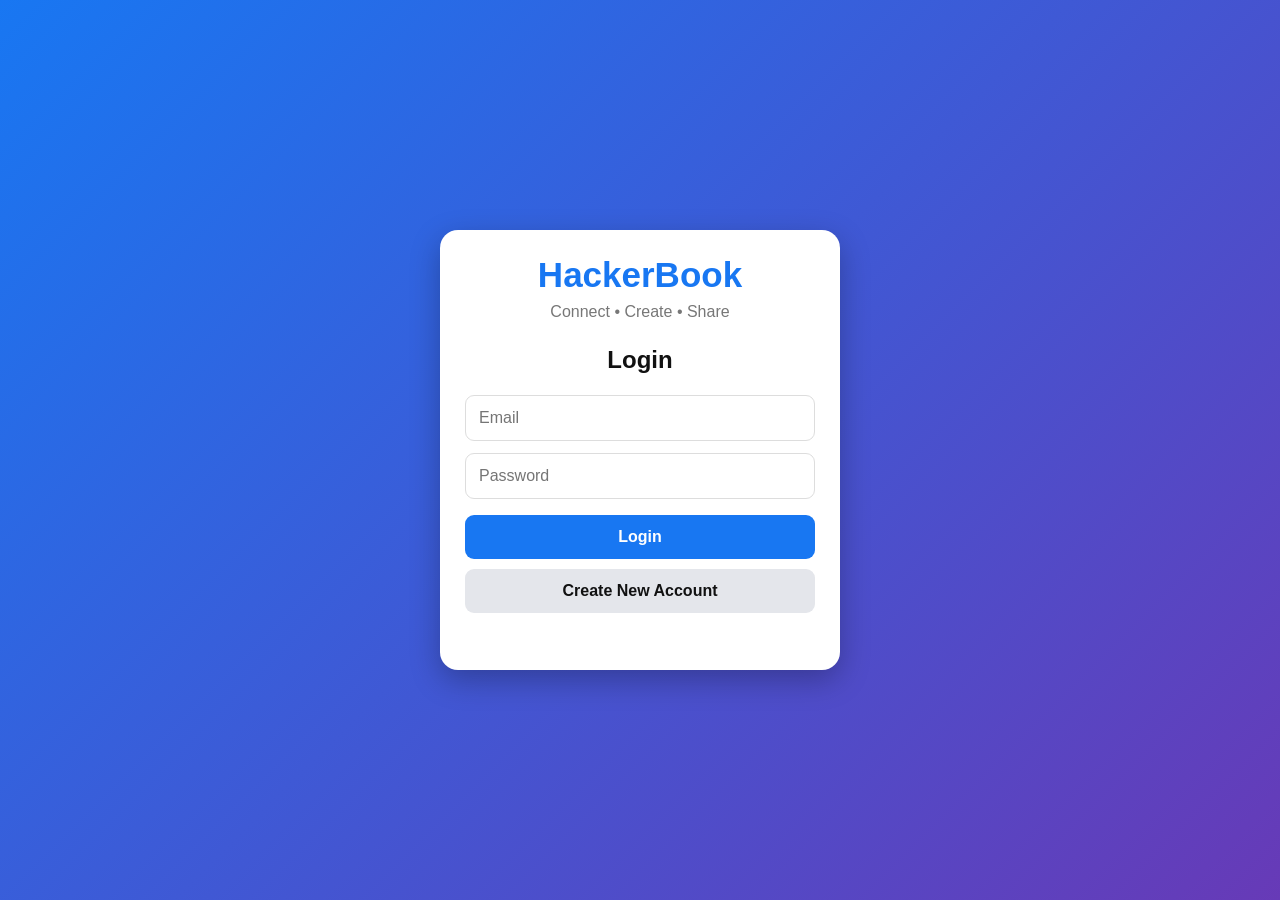
<file: index.html>
<!DOCTYPE html>
<html lang="en">
<head>
<meta charset="UTF-8">
<meta name="viewport" content="width=device-width, initial-scale=1.0">
<title>HackerBook</title>

<style>
*{
    box-sizing:border-box;
    margin:0;
    padding:0;
}

body{
    font-family:Arial,sans-serif;
    background:#f0f2f5;
    color:#111;
}

button,
input,
textarea{
    font:inherit;
}

button{
    cursor:pointer;
}

.hidden{
    display:none !important;
}

/* AUTH */

#auth{
    min-height:100vh;
    display:flex;
    justify-content:center;
    align-items:center;
    padding:20px;
    background:linear-gradient(135deg,#1877f2,#673ab7);
}

.auth-box{
    width:100%;
    max-width:400px;
    background:white;
    padding:25px;
    border-radius:18px;
    box-shadow:0 10px 30px #0004;
}

.logo{
    text-align:center;
    color:#1877f2;
    font-size:35px;
    font-weight:bold;
    margin-bottom:8px;
}

.subtitle{
    text-align:center;
    color:#777;
    margin-bottom:25px;
}

.auth-box h2{
    text-align:center;
    margin-bottom:15px;
}

.input{
    width:100%;
    padding:13px;
    margin:6px 0;
    border:1px solid #ddd;
    border-radius:9px;
    outline:none;
}

.input:focus{
    border-color:#1877f2;
}

.btn{
    width:100%;
    padding:13px;
    margin-top:10px;
    border:0;
    border-radius:9px;
    font-weight:bold;
}

.blue{
    background:#1877f2;
    color:white;
}

.gray{
    background:#e4e6eb;
    color:#111;
}

.red{
    background:#e53935;
    color:white;
}

.green{
    background:#2e7d32;
    color:white;
}

.msg{
    text-align:center;
    min-height:22px;
    margin-top:10px;
    font-size:14px;
}

/* APP */

#app{
    min-height:100vh;
}

.header{
    height:60px;
    background:white;
    border-bottom:1px solid #ddd;
    display:flex;
    align-items:center;
    justify-content:space-between;
    padding:0 15px;
    position:sticky;
    top:0;
    z-index:10;
}

.brand{
    color:#1877f2;
    font-size:24px;
    font-weight:bold;
}

.main{
    max-width:850px;
    margin:auto;
    padding:15px 15px 80px;
}

.page{
    display:none;
}

.page.active{
    display:block;
}

.card{
    background:white;
    border-radius:13px;
    padding:16px;
    margin-bottom:15px;
    box-shadow:0 1px 3px #0002;
}

.card h2{
    margin-bottom:15px;
}

textarea{
    width:100%;
    min-height:100px;
    padding:12px;
    border:1px solid #ddd;
    border-radius:10px;
    resize:none;
}

.post{
    padding:15px 0;
    border-bottom:1px solid #eee;
}

.post:last-child{
    border-bottom:0;
}

.post-head{
    display:flex;
    align-items:center;
    gap:10px;
    margin-bottom:10px;
}

.avatar{
    width:42px;
    height:42px;
    border-radius:50%;
    background:#1877f2;
    color:white;
    display:flex;
    align-items:center;
    justify-content:center;
    font-weight:bold;
}

.username{
    font-weight:bold;
}

.time{
    color:#777;
    font-size:12px;
}

.post-text{
    line-height:1.5;
    white-space:pre-wrap;
}

.post-buttons{
    display:flex;
    gap:8px;
    margin-top:12px;
}

.small{
    padding:9px 13px;
    border:0;
    border-radius:8px;
    background:#e4e6eb;
    font-weight:bold;
}

.person{
    display:flex;
    justify-content:space-between;
    align-items:center;
    gap:10px;
    padding:12px 0;
    border-bottom:1px solid #eee;
}

.person-left{
    display:flex;
    align-items:center;
    gap:10px;
}

.person-buttons{
    display:flex;
    gap:5px;
}

.empty{
    text-align:center;
    color:#777;
    padding:30px 10px;
}

/* CHAT */

.chat-users{
    display:flex;
    gap:7px;
    overflow-x:auto;
    padding-bottom:10px;
}

.chat-user{
    padding:9px 12px;
    border:0;
    border-radius:8px;
    background:#e4e6eb;
    white-space:nowrap;
}

.chat-user.active{
    background:#1877f2;
    color:white;
}

.messages{
    min-height:300px;
    padding:15px 0;
}

.message{
    max-width:75%;
    padding:10px;
    margin:7px 0;
    border-radius:12px;
}

.message.me{
    margin-left:auto;
    background:#1877f2;
    color:white;
}

.message.other{
    background:#e4e6eb;
}

.chat-row{
    display:flex;
    gap:7px;
}

.chat-row input{
    flex:1;
    padding:11px;
    border:1px solid #ddd;
    border-radius:8px;
}

/* PROFILE */

.profile{
    text-align:center;
}

.profile-avatar{
    width:90px;
    height:90px;
    border-radius:50%;
    margin:auto;
    background:#1877f2;
    color:white;
    display:flex;
    align-items:center;
    justify-content:center;
    font-size:35px;
    font-weight:bold;
}

.stats{
    display:flex;
    justify-content:space-around;
    margin-top:20px;
}

.stat{
    text-align:center;
}

.stat b{
    display:block;
    font-size:20px;
}

.stat span{
    color:#777;
    font-size:12px;
}

/* NAV */

.nav{
    position:fixed;
    bottom:0;
    left:0;
    right:0;
    height:62px;
    background:white;
    border-top:1px solid #ddd;
    display:flex;
    justify-content:space-around;
    align-items:center;
    z-index:20;
    overflow-x:auto;
}

.nav button{
    min-width:65px;
    border:0;
    background:none;
    color:#666;
    font-size:11px;
}

.nav button b{
    display:block;
    font-size:20px;
}

.nav button.active{
    color:#1877f2;
}

/* ADMIN */

.admin-item{
    padding:12px 0;
    border-bottom:1px solid #eee;
    display:flex;
    justify-content:space-between;
    gap:10px;
}

@media(max-width:600px){

    .main{
        padding:10px 10px 75px;
    }

    .person{
        align-items:flex-start;
    }

    .person-buttons{
        flex-direction:column;
    }

}
</style>
</head>

<body>

<!-- ================= AUTH ================= -->

<div id="auth">

    <div class="auth-box">

        <div class="logo">HackerBook</div>

        <div class="subtitle">
            Connect • Create • Share
        </div>

        <!-- LOGIN -->

        <div id="loginBox">

            <h2>Login</h2>

            <input
                id="loginEmail"
                class="input"
                type="email"
                placeholder="Email"
            >

            <input
                id="loginPassword"
                class="input"
                type="password"
                placeholder="Password"
            >

            <button
                id="loginBtn"
                type="button"
                class="btn blue"
            >
                Login
            </button>

            <button
                id="signupPageBtn"
                type="button"
                class="btn gray"
            >
                Create New Account
            </button>

            <div id="loginMsg" class="msg"></div>

        </div>


        <!-- SIGNUP -->

        <div id="signupBox" class="hidden">

            <h2>Create Account</h2>

            <input
                id="signupUsername"
                class="input"
                type="text"
                placeholder="Username"
            >

            <input
                id="signupEmail"
                class="input"
                type="email"
                placeholder="Email"
            >

            <input
                id="signupPassword"
                class="input"
                type="password"
                placeholder="Password"
            >

            <input
                id="signupConfirm"
                class="input"
                type="password"
                placeholder="Confirm Password"
            >

            <button
                id="signupBtn"
                type="button"
                class="btn blue"
            >
                Create Account
            </button>

            <button
                id="loginPageBtn"
                type="button"
                class="btn gray"
            >
                Back to Login
            </button>

            <div id="signupMsg" class="msg"></div>

        </div>

    </div>

</div>


<!-- ================= APP ================= -->

<div id="app" class="hidden">

    <header class="header">

        <div class="brand">
            HackerBook
        </div>

        <div id="headerUser"></div>

    </header>


    <main class="main">

        <!-- HOME -->

        <section id="home" class="page active">

            <div class="card">

                <h2>Home Feed</h2>

                <div id="feed"></div>

            </div>

        </section>


        <!-- REELS -->

        <section id="reels" class="page">

            <div class="card">

                <h2>Reels</h2>

                <div id="reelsBox"></div>

            </div>

        </section>


        <!-- CREATE -->

        <section id="create" class="page">

            <div class="card">

                <h2>Create Post</h2>

                <textarea
                    id="postInput"
                    placeholder="What's on your mind?"
                ></textarea>

                <button
                    id="postBtn"
                    type="button"
                    class="btn blue"
                >
                    Publish Post
                </button>

                <div id="postMsg" class="msg"></div>

            </div>


            <div class="card">

                <h2>Create Reel</h2>

                <input
                    id="reelCaption"
                    class="input"
                    placeholder="Reel caption"
                >

                <input
                    id="reelFile"
                    class="input"
                    type="file"
                    accept="video/*"
                >

                <button
                    id="reelBtn"
                    type="button"
                    class="btn blue"
                >
                    Publish Reel
                </button>

                <div id="reelMsg" class="msg"></div>

            </div>

        </section>


        <!-- FRIENDS -->

        <section id="friends" class="page">

            <div class="card">

                <h2>Friend Requests</h2>

                <div id="requests"></div>

            </div>


            <div class="card">

                <h2>People</h2>

                <div id="people"></div>

            </div>


            <div class="card">

                <h2>My Friends</h2>

                <div id="myFriends"></div>

            </div>

        </section>


        <!-- CHAT -->

        <section id="chat" class="page">

            <div class="card">

                <h2>Chat</h2>

                <div id="chatUsers" class="chat-users"></div>

                <div id="messages" class="messages">

                    <div class="empty">
                        Select a friend.
                    </div>

                </div>

                <div class="chat-row">

                    <input
                        id="messageInput"
                        type="text"
                        placeholder="Write a message..."
                    >

                    <button
                        id="sendBtn"
                        type="button"
                        class="small"
                    >
                        Send
                    </button>

                </div>

            </div>

        </section>


        <!-- NOTIFICATIONS -->

        <section id="notifications" class="page">

            <div class="card">

                <h2>Notifications</h2>

                <div id="notificationBox"></div>

            </div>

        </section>


        <!-- PROFILE -->

        <section id="profile" class="page">

            <div class="card profile">

                <div
                    id="profileAvatar"
                    class="profile-avatar"
                ></div>

                <h2 id="profileName"></h2>

                <p id="profileEmail"></p>

                <div class="stats">

                    <div class="stat">
                        <b id="profilePosts">0</b>
                        <span>Posts</span>
                    </div>

                    <div class="stat">
                        <b id="profileFriends">0</b>
                        <span>Friends</span>
                    </div>

                    <div class="stat">
                        <b id="profileFollowers">0</b>
                        <span>Followers</span>
                    </div>

                    <div class="stat">
                        <b id="profileFollowing">0</b>
                        <span>Following</span>
                    </div>

                </div>

            </div>


            <div class="card">

                <h2>My Posts</h2>

                <div id="myPosts"></div>

            </div>


            <div class="card">

                <button
                    id="logoutBtn"
                    type="button"
                    class="btn red"
                >
                    Logout
                </button>

            </div>

        </section>


        <!-- ADMIN -->

        <section id="admin" class="page">

            <div class="card">

                <h2>🛡️ Admin Panel</h2>

                <div id="adminUsers"></div>

            </div>


            <div class="card">

                <h2>Posts Management</h2>

                <div id="adminPosts"></div>

            </div>

        </section>

    </main>


    <!-- NAV -->

    <nav class="nav">

        <button
            type="button"
            class="active"
            data-page="home"
        >
            <b>🏠</b>
            Home
        </button>

        <button
            type="button"
            data-page="reels"
        >
            <b>🎬</b>
            Reels
        </button>

        <button
            type="button"
            data-page="create"
        >
            <b>➕</b>
            Create
        </button>

        <button
            type="button"
            data-page="friends"
        >
            <b>👥</b>
            Friends
        </button>

        <button
            type="button"
            data-page="chat"
        >
            <b>💬</b>
            Chat
        </button>

        <button
            type="button"
            data-page="notifications"
        >
            <b>🔔</b>
            Alerts
        </button>

        <button
            type="button"
            data-page="profile"
        >
            <b>👤</b>
            Profile
        </button>

        <button
            id="adminNav"
            type="button"
            class="hidden"
            data-page="admin"
        >
            <b>🛡️</b>
            Admin
        </button>

    </nav>

</div>


<script>

/* ============================================
   HACKERBOOK
   SIMPLE + STABLE VERSION
============================================ */

(function(){

"use strict";


/* DATABASE KEYS */

const USERS_KEY = "hb_users";
const POSTS_KEY = "hb_posts";
const REELS_KEY = "hb_reels";
const MSG_KEY = "hb_messages";
const NOTIFY_KEY = "hb_notifications";
const CURRENT_KEY = "hb_current";

const ADMIN_EMAIL = "r27748775@gmail.com";


/* SAFE JSON */

function read(key, fallback){

    try{

        const value =
            localStorage.getItem(key);

        return value
            ? JSON.parse(value)
            : fallback;

    }catch(e){

        console.log(e);

        return fallback;
    }
}


function write(key,value){

    localStorage.setItem(
        key,
        JSON.stringify(value)
    );
}


/* DATA */

let users = read(USERS_KEY,[]);
let posts = read(POSTS_KEY,[]);
let reels = read(REELS_KEY,[]);
let messages = read(MSG_KEY,[]);
let notifications = read(NOTIFY_KEY,[]);

let currentId =
    localStorage.getItem(CURRENT_KEY);

let selectedChat = null;


/* HELPERS */

function id(){

    return Date.now().toString(36)
        + Math.random()
        .toString(36)
        .substring(2,8);
}


function me(){

    return users.find(
        u => u.id === currentId
    );
}


function user(id){

    return users.find(
        u => u.id === id
    );
}


function initial(name){

    return name
        ? name.charAt(0).toUpperCase()
        : "?";
}


function safe(text){

    return String(text)
        .replace(/&/g,"&amp;")
        .replace(/</g,"&lt;")
        .replace(/>/g,"&gt;")
        .replace(/"/g,"&quot;")
        .replace(/'/g,"&#039;");
}


function save(){

    write(USERS_KEY,users);
    write(POSTS_KEY,posts);
    write(REELS_KEY,reels);
    write(MSG_KEY,messages);
    write(NOTIFY_KEY,notifications);

}


/* =========================================
   AUTH SCREEN
========================================= */

const auth =
    document.getElementById("auth");

const app =
    document.getElementById("app");

const loginBox =
    document.getElementById("loginBox");

const signupBox =
    document.getElementById("signupBox");


/* SHOW SIGNUP */

document
.getElementById("signupPageBtn")
.addEventListener("click",function(){

    loginBox.classList.add("hidden");
    signupBox.classList.remove("hidden");

});


/* SHOW LOGIN */

document
.getElementById("loginPageBtn")
.addEventListener("click",function(){

    signupBox.classList.add("hidden");
    loginBox.classList.remove("hidden");

});


/* =========================================
   CREATE ACCOUNT
========================================= */

document
.getElementById("signupBtn")
.addEventListener("click",function(){

    const username =
        document.getElementById(
            "signupUsername"
        ).value.trim();

    const email =
        document.getElementById(
            "signupEmail"
        ).value.trim().toLowerCase();

    const password =
        document.getElementById(
            "signupPassword"
        ).value;

    const confirm =
        document.getElementById(
            "signupConfirm"
        ).value;

    const msg =
        document.getElementById(
            "signupMsg"
        );


    msg.style.color = "#e53935";


    if(
        username === "" ||
        email === "" ||
        password === ""
    ){

        msg.textContent =
            "Please fill all fields.";

        return;
    }


    if(password.length < 6){

        msg.textContent =
            "Password must be at least 6 characters.";

        return;
    }


    if(password !== confirm){

        msg.textContent =
            "Passwords do not match.";

        return;
    }


    if(
        users.some(
            u => u.email === email
        )
    ){

        msg.textContent =
            "Email already registered.";

        return;
    }


    if(
        users.some(
            u =>
            u.username.toLowerCase()
            === username.toLowerCase()
        )
    ){

        msg.textContent =
            "Username already exists.";

        return;
    }


    const newUser = {

        id:id(),

        username:username,

        email:email,

        password:password,

        friends:[],

        requests:[],

        followers:[],

        following:[],

        blocked:false

    };


    users.push(newUser);

    write(
        USERS_KEY,
        users
    );


    msg.style.color =
        "#2e7d32";

    msg.textContent =
        "Account created!";


    document.getElementById(
        "loginEmail"
    ).value = email;


    document.getElementById(
        "loginPassword"
    ).value = password;


    setTimeout(function(){

        signupBox.classList.add(
            "hidden"
        );

        loginBox.classList.remove(
            "hidden"
        );

    },500);

});


/* =========================================
   LOGIN
========================================= */

document
.getElementById("loginBtn")
.addEventListener("click",function(){

    const email =
        document.getElementById(
            "loginEmail"
        ).value.trim().toLowerCase();

    const password =
        document.getElementById(
            "loginPassword"
        ).value;

    const msg =
        document.getElementById(
            "loginMsg"
        );


    msg.style.color =
        "#e53935";


if(
        email === "" ||
        password === ""
    ){

        msg.textContent =
            "Enter email and password.";

        return;
    }


    const found =
        users.find(
            u =>
            u.email === email &&
            u.password === password
        );


    if(!found){

        msg.textContent =
            "Wrong email or password.";

        return;
    }


    if(found.blocked){

        msg.textContent =
            "Your account is blocked.";

        return;
    }


    currentId = found.id;

    localStorage.setItem(
        CURRENT_KEY,
        currentId
    );


    msg.style.color =
        "#2e7d32";

    msg.textContent =
        "Login successful!";


    setTimeout(function(){

        openApp();

    },300);

});


/* =========================================
   OPEN APP
========================================= */

function openApp(){

    const current =
        me();


    if(!current){

        return;
    }


    auth.classList.add(
        "hidden"
    );

    app.classList.remove(
        "hidden"
    );


    document.getElementById(
        "headerUser"
    ).textContent =
        "@" + current.username;


    if(
        current.email === ADMIN_EMAIL
    ){

        document
        .getElementById("adminNav")
        .classList.remove("hidden");

    }


    renderAll();

}


/* =========================================
   LOGOUT
========================================= */

document
.getElementById("logoutBtn")
.addEventListener("click",function(){

    currentId = null;

    localStorage.removeItem(
        CURRENT_KEY
    );

    app.classList.add(
        "hidden"
    );

    auth.classList.remove(
        "hidden"
    );

    document.getElementById(
        "loginEmail"
    ).value = "";

    document.getElementById(
        "loginPassword"
    ).value = "";

});


/* =========================================
   NAVIGATION
========================================= */

document
.querySelectorAll(".nav button")
.forEach(function(button){

    button.addEventListener(
        "click",
        function(){

            const page =
                button.dataset.page;


            document
            .querySelectorAll(".page")
            .forEach(function(p){

                p.classList.remove(
                    "active"
                );

            });


            document
            .getElementById(page)
            .classList.add(
                "active"
            );


            document
            .querySelectorAll(".nav button")
            .forEach(function(b){

                b.classList.remove(
                    "active"
                );

            });


            button.classList.add(
                "active"
            );


            renderAll();

        }
    );

});


/* =========================================
   CREATE POST
========================================= */

document
.getElementById("postBtn")
.addEventListener("click",function(){

    const text =
        document.getElementById(
            "postInput"
        ).value.trim();

    const msg =
        document.getElementById(
            "postMsg"
        );


    if(!text){

        msg.style.color =
            "#e53935";

        msg.textContent =
            "Write something first.";

        return;
    }


    posts.unshift({

        id:id(),

        userId:currentId,

        text:text,

        time:Date.now(),

        likes:[]

    });


    write(
        POSTS_KEY,
        posts
    );


    document.getElementById(
        "postInput"
    ).value = "";


    msg.style.color =
        "#2e7d32";

    msg.textContent =
        "Post published!";


    renderAll();

});


/* =========================================
   POST RENDER
========================================= */

function postHTML(post){

    const u =
        user(post.userId);


    if(!u){

        return "";
    }


    const liked =
        post.likes.includes(
            currentId
        );


    return `

    <div class="post">

        <div class="post-head">

            <div class="avatar">
                ${safe(initial(u.username))}
            </div>

            <div>

                <div class="username">
                    ${safe(u.username)}
                </div>

                <div class="time">
                    ${new Date(post.time)
                        .toLocaleString()}
                </div>

            </div>

        </div>

        <div class="post-text">
            ${safe(post.text)}
        </div>

        <div class="post-buttons">

            <button
                type="button"
                class="small"
                data-like="${post.id}"
            >
                ${liked ? "❤️" : "👍"}
                ${post.likes.length}
            </button>

        </div>

    </div>

    `;

}


function renderFeed(){

    const box =
        document.getElementById(
            "feed"
        );


    if(posts.length === 0){

        box.innerHTML =
            '<div class="empty">No posts yet. Create the first post!</div>';

        return;
    }


    box.innerHTML =
        posts.map(postHTML).join("");

}


/* LIKE */

document.addEventListener(
"click",
function(event){

    const button =
        event.target.closest(
            "[data-like]"
        );


    if(!button){

        return;
    }


    const post =
        posts.find(
            p =>
            p.id === button.dataset.like
        );


    if(!post){

        return;
    }


    const index =
        post.likes.indexOf(
            currentId
        );


    if(index === -1){

        post.likes.push(
            currentId
        );

    }else{

        post.likes.splice(
            index,
            1
        );

    }


    write(
        POSTS_KEY,
        posts
    );


    renderAll();

});


/* =========================================
   REELS
========================================= */

document
.getElementById("reelBtn")
.addEventListener("click",function(){

    const file =
        document.getElementById(
            "reelFile"
        ).files[0];

    const caption =
        document.getElementById(
            "reelCaption"
        ).value.trim();

    const msg =
        document.getElementById(
            "reelMsg"
        );


    if(!file){

        msg.style.color =
            "#e53935";

        msg.textContent =
            "Select a video first.";

        return;
    }


    const url =
        URL.createObjectURL(file);


    reels.unshift({

        id:id(),

        userId:currentId,

        caption:caption,

        url:url,

        time:Date.now()

    });


    msg.style.color =
        "#2e7d32";

    msg.textContent =
        "Reel created for this session.";


    document.getElementById(
        "reelFile"
    ).value = "";

    document.getElementById(
        "reelCaption"
    ).value = "";


    renderReels();

});


function renderReels(){

    const box =
        document.getElementById(
            "reelsBox"
        );


    if(reels.length === 0){

        box.innerHTML =
            '<div class="empty">No reels yet.</div>';

        return;
    }


    box.innerHTML =
        reels.map(function(reel){

            const u =
                user(reel.userId);


            return `

            <div class="card">

                <b>
                    @${safe(
                        u
                        ? u.username
                        : "Unknown"
                    )}
                </b>

                <video
                    controls
                    playsinline
                    style="width:100%;margin-top:10px;border-radius:10px;"
                    src="${reel.url}"
                ></video>

                <p style="margin-top:8px;">
                    ${safe(reel.caption || "")}
                </p>

            </div>

            `;

        }).join("");

}


/* =========================================
   FRIEND SYSTEM
========================================= */

function sendRequest(targetId){

    const target =
        user(targetId);


    const current =
        me();


    if(!target || !current){

        return;
    }


    if(
        current.friends.includes(
            targetId
        )
    ){

        return;
    }


    if(
        target.requests.includes(
            currentId
        )
    ){

        return;
    }


    target.requests.push(
        currentId
    );


    notifications.push({

        id:id(),

        userId:targetId,

        text:
            "@" + current.username +
            " sent you a friend request.",

        time:Date.now()

    });


    save();

    renderAll();

}


function acceptRequest(requestId){

    const current =
        me();

    const requester =
        user(requestId);


    if(!current || !requester){

        return;
    }


    if(
        !current.friends.includes(
            requestId
        )
    ){

        current.friends.push(
            requestId
        );

    }


    if(
        !requester.friends.includes(
            currentId
        )
    ){

        requester.friends.push(
            currentId
        );

    }


    current.requests =
        current.requests.filter(
            x => x !== requestId
        );


    notifications.push({

        id:id(),

        userId:requestId,

        text:
            "@" + current.username +
            " accepted your friend request.",

        time:Date.now()

    });


    save();

    renderAll();

}


function rejectRequest(requestId){

    const current =
        me();


    current.requests =
        current.requests.filter(
            x => x !== requestId
        );


    save();

    renderAll();

}


/* FRIEND BUTTONS */

document.addEventListener(
"click",
function(event){

    const add =
        event.target.closest(
            "[data-add]"
        );


    if(add){

        sendRequest(
            add.dataset.add
        );

        return;
    }


    const accept =
        event.target.closest(
            "[data-accept]"
        );


    if(accept){

        acceptRequest(
            accept.dataset.accept
        );

        return;
    }


    const reject =
        event.target.closest(
            "[data-reject]"
        );


    if(reject){

        rejectRequest(
            reject.dataset.reject
        );

        return;
    }


    const follow =
        event.target.closest(
            "[data-follow]"
        );


    if(follow){

        toggleFollow(
            follow.dataset.follow
        );

        return;
    }


    const chat =
        event.target.closest(
            "[data-chat]"
        );


    if(chat){

        selectedChat =
            chat.dataset.chat;

        openChat();

    }

});


/* FOLLOW */

function toggleFollow(targetId){

    const current =
        me();

    const target =
        user(targetId);


    if(!current || !target){

        return;
    }


    const index =
        current.following.indexOf(
            targetId
        );


    if(index === -1){

        current.following.push(
            targetId
        );


        if(
            !target.followers.includes(
                currentId
            )
        ){

            target.followers.push(
                currentId
            );

        }

    }else{

        current.following.splice(
            index,
            1
        );


        target.followers =
            target.followers.filter(
                x =>
                x !== currentId
            );

    }


    save();

    renderAll();

}


/* RENDER FRIENDS */

function renderFriends(){

    const current =
        me();


    if(!current){

        return;
    }


    /* REQUESTS */

    const requestsBox =
        document.getElementById(
            "requests"
        );


    if(current.requests.length === 0){

        requestsBox.innerHTML =
            '<div class="empty">No friend requests.</div>';

    }else{

        requestsBox.innerHTML =
            current.requests.map(function(id){

                const u =
                    user(id);


                if(!u){

                    return "";
                }


                return `

                <div class="person">

                    <div class="person-left">

                        <div class="avatar">
                            ${safe(initial(u.username))}
                        </div>

                        <div>
                            <b>${safe(u.username)}</b>
                        </div>

                    </div>

                    <div class="person-buttons">

                        <button
                            type="button"
                            class="small green"
                            data-accept="${u.id}"
                        >
                            Accept
                        </button>

                        <button
                            type="button"
                            class="small"
                            data-reject="${u.id}"
                        >
                            Reject
                        </button>

                    </div>

                </div>

                `;

            }).join("");

    }


    /* PEOPLE */

    const peopleBox =
        document.getElementById(
            "people"
        );


    const others =
        users.filter(
            u =>
            u.id !== currentId &&
            !u.blocked
        );


    if(others.length === 0){

        peopleBox.innerHTML =
            '<div class="empty">No other users yet.</div>';

    }else{

        peopleBox.innerHTML =
            others.map(function(u){

                const following =
                    current.following.includes(
                        u.id
                    );

                const friend =
                    current.friends.includes(
                        u.id
                    );

                const pending =
                    u.requests.includes(
                        currentId
                    );


                return `

                <div class="person">

                    <div class="person-left">

                        <div class="avatar">
                            ${safe(initial(u.username))}
                        </div>

                        <div>

                            <b>
                                ${safe(u.username)}
                            </b>

                            <small style="display:block;color:#777;">
                                ${safe(u.email)}
                            </small>

                        </div>

                    </div>

                    <div class="person-buttons">

                        <button
                            type="button"
                            class="small"
                            data-follow="${u.id}"
                        >
                            ${
                                following
                                ? "Unfollow"
                                : "Follow"
                            }
                        </button>

                        ${
                            friend
                            ?
                            `<button
                                type="button"
                                class="small green"
                                data-chat="${u.id}"
                            >
                                Chat
                            </button>`
                            :
                            pending
                            ?
                            `<button
                                type="button"
                                class="small"
                                disabled
                            >
                                Requested
                            </button>`
                            :
                            `<button
                                type="button"
                                class="small"
                                data-add="${u.id}"
                            >
                                Add Friend
                            </button>`
                        }

                    </div>

                </div>

                `;

            }).join("");

    }


    /* MY FRIENDS */

    const friendsBox =
        document.getElementById(
            "myFriends"
        );


    const friends =
        current.friends
        .map(user)
        .filter(Boolean);


    if(friends.length === 0){

        friendsBox.innerHTML =
            '<div class="empty">No friends yet.</div>';

    }else{

        friendsBox.innerHTML =
            friends.map(function(u){

                return `

                <div class="person">

                    <div class="person-left">

                        <div class="avatar">
                            ${safe(initial(u.username))}
                        </div>

                        <b>
                            ${safe(u.username)}
                        </b>

                    </div>

                    <button
                        type="button"
                        class="small green"
                        data-chat="${u.id}"
                    >
                        Chat
                    </button>

                </div>

                `;

            }).join("");

    }

}


/* =========================================
   CHAT
========================================= */

function openChat(){

    document
    .querySelectorAll(".page")
    .forEach(function(p){

        p.classList.remove(
            "active"
        );

    });


    document
    .getElementById("chat")
    .classList.add(
        "active"
    );


    document
    .querySelectorAll(".nav button")
    .forEach(function(b){

        b.classList.remove(
            "active"
        );

    });


    document
    .querySelector(
        '[data-page="chat"]'
    )
    .classList.add(
        "active"
    );


    renderChat();

}


function chatId(a,b){

    return [a,b]
        .sort()
        .join("-");
}


function renderChat(){

    const current =
        me();


    const usersBox =
        document.getElementById(
            "chatUsers"
        );


    if(!current){

        return;
    }


    const friends =
        current.friends
        .map(user)
        .filter(Boolean);


    if(friends.length === 0){

        usersBox.innerHTML =
            '<div class="empty">Add friends to chat.</div>';

        document.getElementById(
            "messages"
        ).innerHTML =
            '<div class="empty">No friends.</div>';

        return;
    }


    if(
        !selectedChat ||
        !current.friends.includes(
            selectedChat
        )
    ){

        selectedChat =
            friends[0].id;

    }


    usersBox.innerHTML =
        friends.map(function(u){

            return `

            <button
                type="button"
                class="chat-user ${
                    selectedChat === u.id
                    ? "active"
                    : ""
                }"
                data-select-chat="${u.id}"
            >
                ${safe(u.username)}
            </button>

            `;

        }).join("");


    const list =
        messages.filter(
            m =>
            m.chat ===
            chatId(
                currentId,
                selectedChat
            )
        );


    const messageBox =
        document.getElementById(
            "messages"
        );


    if(list.length === 0){

        messageBox.innerHTML =
            '<div class="empty">No messages yet.</div>';

    }else{

        messageBox.innerHTML =
            list.map(function(m){

                return `

                <div class="message ${
                    m.sender ===      currentId
                    ? "me"
                    : "other"
                }">

                    ${safe(m.text)}

                </div>

                `;

            }).join("");

    }

}


/* SELECT CHAT */

document.addEventListener(
"click",
function(event){

    const button =
        event.target.closest(
            "[data-select-chat]"
        );


    if(button){

        selectedChat =
            button.dataset.selectChat;

        renderChat();

    }

});


/* SEND */

function sendMessage(){

    const input =
        document.getElementById(
            "messageInput"
        );


    const text =
        input.value.trim();


    const current =
        me();


    if(
        !text ||
        !selectedChat ||
        !current.friends.includes(
            selectedChat
        )
    ){

        return;
    }


    messages.push({

        id:id(),

        chat:
            chatId(
                currentId,
                selectedChat
            ),

        sender:currentId,

        receiver:selectedChat,

        text:text,

        time:Date.now()

    });


    write(
        MSG_KEY,
        messages
    );


    input.value = "";

    renderChat();

}


document
.getElementById("sendBtn")
.addEventListener(
    "click",
    sendMessage
);


document
.getElementById("messageInput")
.addEventListener(
    "keydown",
    function(e){

        if(e.key === "Enter"){

            sendMessage();

        }

    }
);


/* =========================================
   PROFILE
========================================= */

function renderProfile(){

    const current =
        me();


    if(!current){

        return;
    }


    document.getElementById(
        "profileAvatar"
    ).textContent =
        initial(current.username);


    document.getElementById(
        "profileName"
    ).textContent =
        current.username;


    document.getElementById(
        "profileEmail"
    ).textContent =
        current.email;


    document.getElementById(
        "profilePosts"
    ).textContent =
        posts.filter(
            p =>
            p.userId === currentId
        ).length;


    document.getElementById(
        "profileFriends"
    ).textContent =
        current.friends.length;


    document.getElementById(
        "profileFollowers"
    ).textContent =
        current.followers.length;


    document.getElementById(
        "profileFollowing"
    ).textContent =
        current.following.length;


    const mine =
        posts.filter(
            p =>
            p.userId === currentId
        );


    const box =
        document.getElementById(
            "myPosts"
        );


    if(mine.length === 0){

        box.innerHTML =
            '<div class="empty">No posts yet.</div>';

    }else{

        box.innerHTML =
            mine.map(postHTML).join("");

    }

}


/* =========================================
   NOTIFICATIONS
========================================= */

function renderNotifications(){

    const box =
        document.getElementById(
            "notificationBox"
        );


    const list =
        notifications.filter(
            n =>
            n.userId === currentId
        );


    if(list.length === 0){

        box.innerHTML =
            '<div class="empty">No notifications.</div>';

        return;
    }


    box.innerHTML =
        list.map(function(n){

            return `

            <div class="admin-item">

                <div>
                    🔔 ${safe(n.text)}
                </div>

                <small>
                    ${new Date(n.time)
                        .toLocaleString()}
                </small>

            </div>

            `;

        }).join("");

}


/* =========================================
   ADMIN
========================================= */

function renderAdmin(){

    const current =
        me();


    if(
        !current ||
        current.email !== ADMIN_EMAIL
    ){

        return;
    }


    const usersBox =
        document.getElementById(
            "adminUsers"
        );


    usersBox.innerHTML =
        users
        .filter(
            u =>
            u.id !== currentId
        )
        .map(function(u){

            return `

            <div class="admin-item">

                <div>

                    <b>
                        ${safe(u.username)}
                    </b>

                    <small style="display:block;">
                        ${safe(u.email)}
                    </small>

                </div>

                <button
                    type="button"
                    class="small ${
                        u.blocked
                        ? "green"
                        : "red"
                    }"
                    data-block="${u.id}"
                >
                    ${
                        u.blocked
                        ? "Unblock"
                        : "Block"
                    }
                </button>

            </div>

            `;

        }).join("");


    const postsBox =
        document.getElementById(
            "adminPosts"
        );


    if(posts.length === 0){

        postsBox.innerHTML =
            '<div class="empty">No posts.</div>';

    }else{

        postsBox.innerHTML =
            posts.map(function(p){

                const u =
                    user(p.userId);


                return `

                <div class="admin-item">

                    <div>

                        <b>
                            ${safe(
                                u
                                ? u.username
                                : "Unknown"
                            )}
                        </b>

                        <div>
                            ${safe(
                                p.text.substring(
                                    0,
                                    80
                                )
                            )}
                        </div>

                    </div>

                    <button
                        type="button"
                        class="small red"
                        data-delete="${p.id}"
                    >
                        Delete
                    </button>

                </div>

                `;

            }).join("");

    }

}


/* ADMIN EVENTS */

document.addEventListener(
"click",
function(event){

    const block =
        event.target.closest(
            "[data-block]"
        );


    if(block){

        const current =
            me();


        if(
            !current ||
            current.email !== ADMIN_EMAIL
        ){

            return;
        }


        const u =
            user(
                block.dataset.block
            );


        if(u){

            u.blocked =
                !u.blocked;

            save();

            renderAll();

        }

        return;
    }


    const del =
        event.target.closest(
            "[data-delete]"
        );


    if(del){

        const current =
            me();


        if(
            !current ||
            current.email !== ADMIN_EMAIL
        ){

            return;
        }


        posts =
            posts.filter(
                p =>
                p.id !== del.dataset.delete
            );


        write(
            POSTS_KEY,
            posts
        );


        renderAll();

    }

});


/* =========================================
   RENDER ALL
========================================= */

function renderAll(){

    if(!me()){

        return;
    }


    renderFeed();

    renderReels();

    renderFriends();

    renderChat();

    renderProfile();

    renderNotifications();

    renderAdmin();


    document.getElementById(
        "headerUser"
    ).textContent =
        "@" + me().username;

}


/* =========================================
   AUTO LOGIN
========================================= */

if(currentId){

    const current =
        me();


    if(
        current &&
        !current.blocked
    ){

        openApp();

    }else{

        currentId = null;

        localStorage.removeItem(
            CURRENT_KEY
        );

    }

}

})();

</script>

</body>
</html>
</file>
